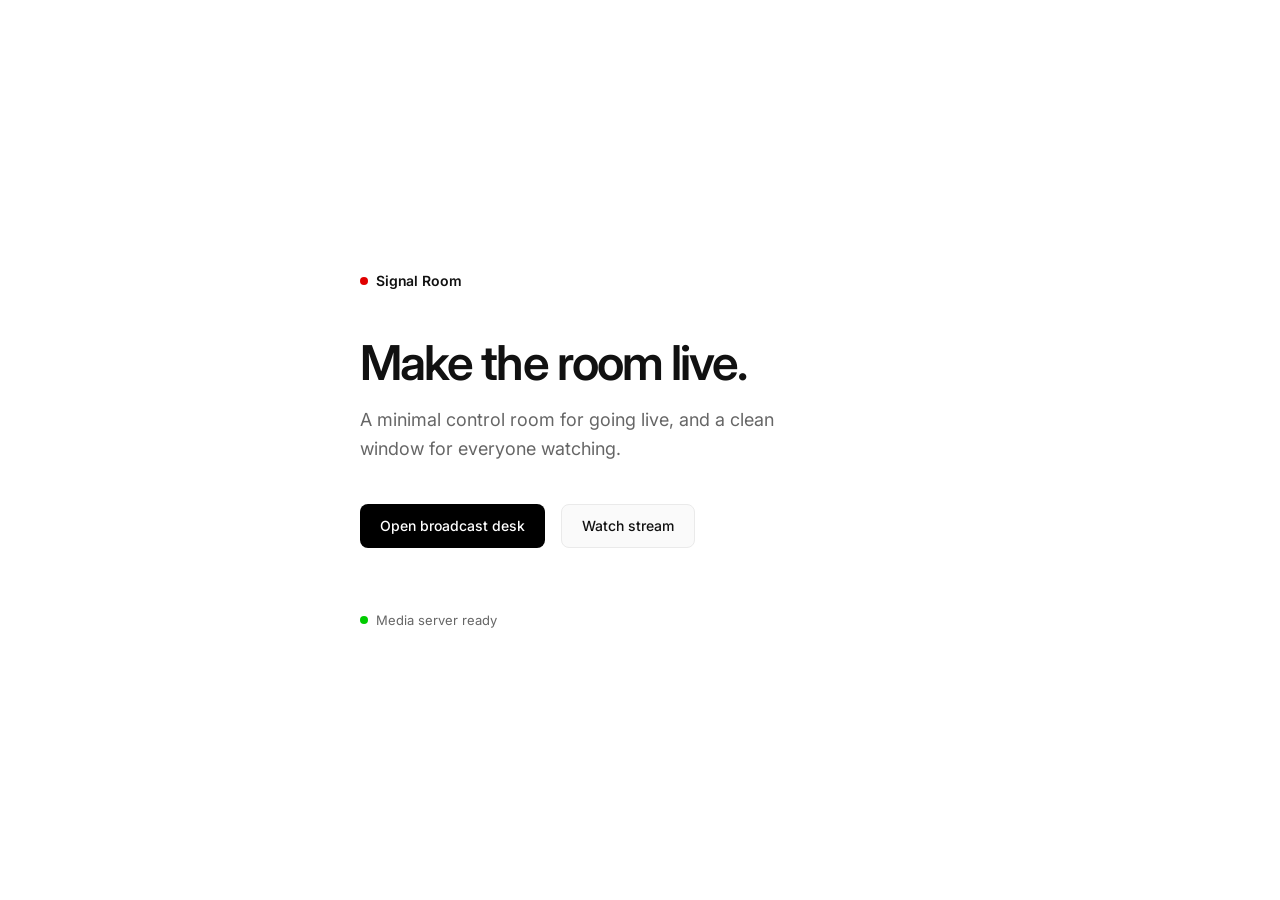
<file: index.html>
<!doctype html>
<html lang="en">
<head>
  <meta charset="utf-8">
  <meta name="viewport" content="width=device-width, initial-scale=1">
  <title>Signal Room</title>
  <link rel="stylesheet" href="styles.css">
</head>
<body class="landing-page">
  <main class="landing-shell">
    <div class="brand-mark"><span></span> Signal Room</div>
    <section class="landing-copy">
      <h1>Make the room live.</h1>
      <p class="lede">A minimal control room for going live, and a clean window for everyone watching.</p>
      <div class="landing-actions">
        <a class="button button-primary" href="broadcast.html">Open broadcast desk</a>
        <a class="button button-quiet" href="view.html">Watch stream</a>
      </div>
    </section>
    <div class="landing-note"><span class="status-dot"></span> Media server ready</div>
  </main>
</body>
</html>
</file>
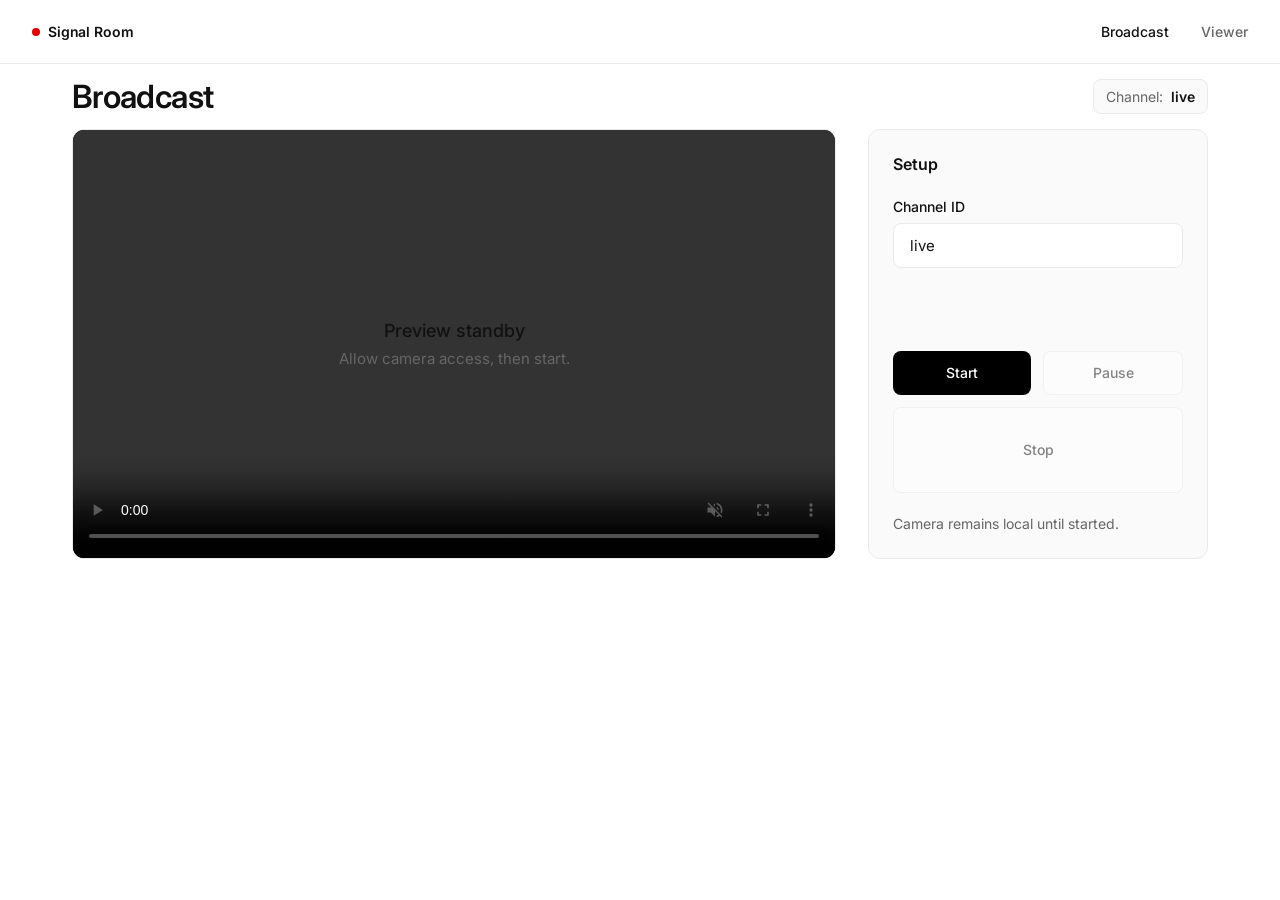
<file: broadcast.html>
<!doctype html>
<html lang="en">
<head>
  <meta charset="utf-8">
  <meta name="viewport" content="width=device-width, initial-scale=1">
  <title>Broadcast | Signal Room</title>
  <link rel="stylesheet" href="styles.css">
</head>
<body class="app">
  <header class="topbar">
    <a class="brand-mark" style="margin-bottom: 0;" href="index.html"><span></span> Signal Room</a>
    <nav><a class="active"  href="broadcast.html">Broadcast</a><a href="view.html" target="_blank">Viewer</a>
      <!-- <a class="nav-live" href="view.html">● Live</a> -->
    </nav>
  </header>
  <main class="app-main">
    <div class="app-heading">
      <h1>Broadcast</h1>
      <div class="channel-label">Channel: <strong id="channel-readout">live</strong></div>
    </div>
    <section class="broadcast-grid">
      <div class="stage" id="broadcast-stage">
        <video id="preview" autoplay muted playsinline controls></video>
        <div class="stage-empty" id="stage-empty"><div class="stage-empty-inner"><h2>Preview standby</h2><p>Allow camera access, then start.</p></div></div>
      </div>
      <aside class="control-panel">
        <h2 class="panel-title">Setup</h2>
        <label class="input-label" for="channel">Channel ID</label>
        <input class="text-input" id="channel" value="live" maxlength="40" autocomplete="off">
        <div class="panel-spacer"></div>
        <div class="control-row"><button class="control-button" id="start-button">Start</button><button class="control-button secondary" id="pause-button" disabled>Pause</button></div>
        <button class="control-button secondary" id="stop-button" disabled style="margin-top:12px">Stop</button>
        <p class="helper" id="broadcast-status">Camera remains local until started.</p>
      </aside>
    </section>
  </main>
  <script src="config.js"></script>
  <script src="app.js"></script>
  <script>SignalRoom.initBroadcast();</script>
</body>
</html>
</file>
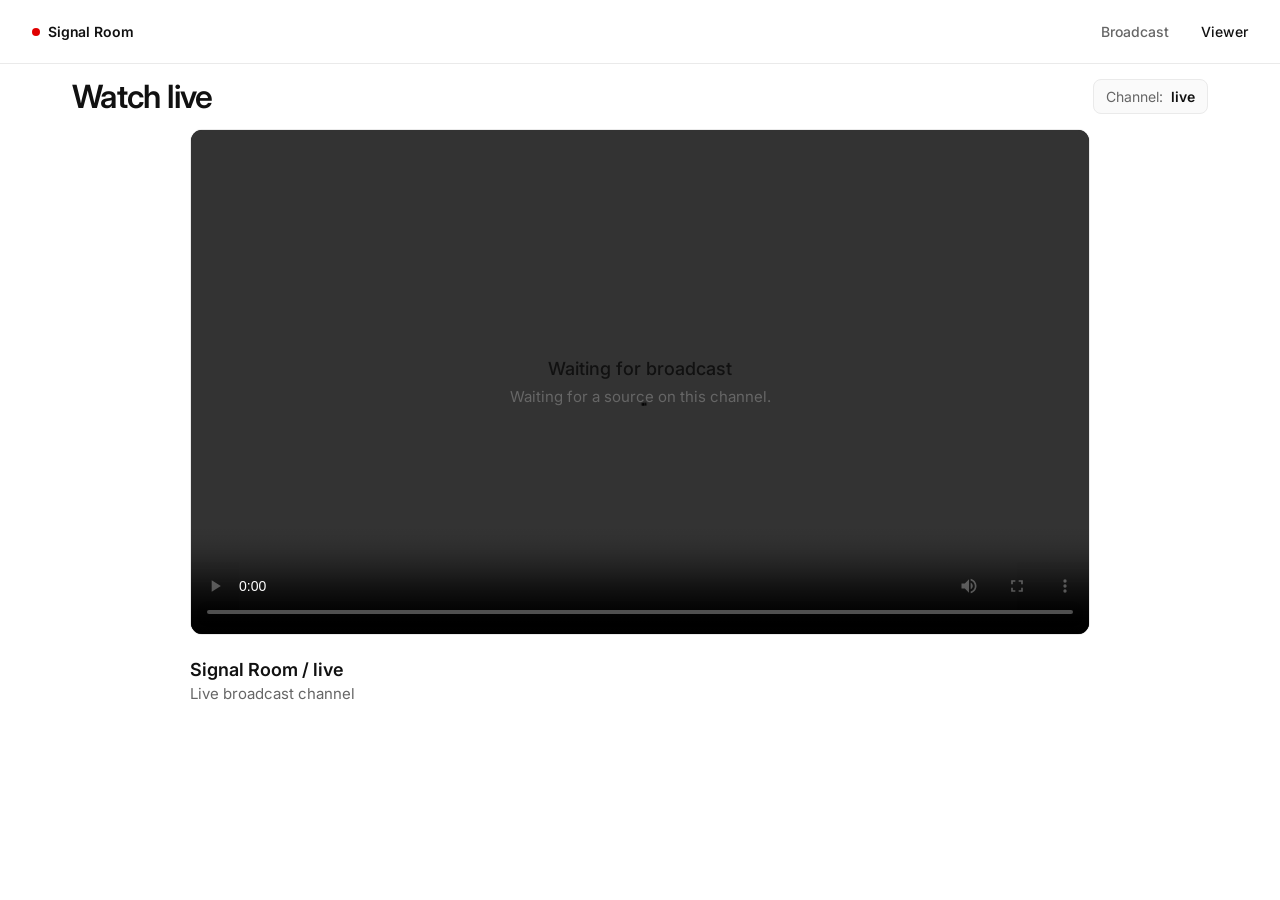
<file: view.html>
<!doctype html>
<html lang="en">
<head>
  <meta charset="utf-8">
  <meta name="viewport" content="width=device-width, initial-scale=1">
  <title>Watch | Signal Room</title>
  <link rel="stylesheet" href="styles.css">
</head>
<body class="app">
  <header class="topbar">
    <a class="brand-mark" style="margin-bottom: 0;" href="index.html"><span></span> Signal Room</a>
    <nav><a href="broadcast.html">Broadcast</a><a class="active" href="view.html">Viewer</a>
    </nav>
  </header>
  <main class="app-main">
    <div class="app-heading">
      <h1>Watch live</h1>
      <div class="channel-label">Channel: <strong id="viewer-channel">live</strong></div>
    </div>
    <section class="viewer-layout">
      <div>
        <div class="viewer-stage">
          <video class="viewer-video" id="viewer-video" autoplay playsinline controls></video>
          <div class="stage-empty" id="viewer-empty"><div class="stage-empty-inner"><h2>Waiting for broadcast</h2><p id="viewer-status">Connecting to channel.</p></div></div>
        </div>
        <div class="viewer-info"><div><h2>Signal Room</h2><p>Live broadcast channel</p></div></div>
      </div>
    </section>
  </main>
  <script src="config.js"></script>
  <script src="app.js"></script>
  <script>SignalRoom.initViewer();</script>
</body>
</html>
</file>
<file: styles.css>
@import url('https://fonts.googleapis.com/css2?family=Inter:wght@400;500;600&display=swap');

:root { 
  --bg: #ffffff; 
  --surface: #fafafa; 
  --surface-hover: #f3f3f3;
  --text: #111111; 
  --muted: #666666; 
  --faint: #aaaaaa; 
  --line: #eaeaea; 
  --accent: #000000; 
  --red: #e00000; 
  --radius: 12px;
}

@media (prefers-color-scheme: dark) {
  :root {
    --bg: #000000; 
    --surface: #0a0a0a; 
    --surface-hover: #141414;
    --text: #ffffff; 
    --muted: #888888; 
    --faint: #444444; 
    --line: #222222; 
    --accent: #ffffff; 
    --red: #ff4444; 
  }
}

* { box-sizing:border-box; }
[hidden] { display: none !important; }
html, body { margin:0; min-height:100%; }
body { background:var(--bg); color:var(--text); font-family: 'Inter', -apple-system, BlinkMacSystemFont, "Segoe UI", Roboto, sans-serif; -webkit-font-smoothing: antialiased; }
a { color:inherit; text-decoration:none; }
button, input { font:inherit; }
button { border:0; cursor:pointer; }

/* Landing Page */
.landing-page { min-height:100vh; display: flex; align-items: center; justify-content: center; }
.landing-shell { width: 100%; max-width: 640px; padding: 40px; }
.brand-mark { font-weight: 600; font-size: 14px; margin-bottom: 48px; display: flex; align-items: center; gap: 8px; letter-spacing: -0.01em; }
.brand-mark span { display: block; width: 8px; height: 8px; border-radius: 50%; background: var(--red); }
h1 { margin:0 0 16px; font-size: 48px; font-weight: 600; letter-spacing: -0.04em; line-height: 1.1; }
.lede { margin:0 0 40px; color:var(--muted); font-size: 18px; line-height: 1.6; max-width: 480px; }
.landing-actions { display:flex; gap:16px; }
.button { height: 44px; padding:0 20px; display:inline-flex; align-items:center; gap:8px; border-radius: 8px; font-weight:500; font-size:14px; transition: all 0.2s ease; }
.button-primary { background:var(--accent); color:var(--bg); }
.button-primary:hover { opacity: 0.8; transform: translateY(-1px); }
.button-quiet { background: var(--surface); color: var(--text); border: 1px solid var(--line); }
.button-quiet:hover { background: var(--surface-hover); }
.landing-note { margin-top: 64px; font-size: 13px; color:var(--muted); display: flex; align-items: center; gap: 8px; }
.status-dot { display:inline-block; width:8px; height:8px; border-radius:50%; background: #00cc00; }

/* App Layout */
.topbar { height:64px; border-bottom:1px solid var(--line); display:flex; align-items:center; justify-content:space-between; padding:0 32px; background: var(--bg); position: sticky; top: 0; z-index: 10; }
.topbar nav { display:flex; align-items:center; gap:32px; font-size: 14px; font-weight: 500; color:var(--muted); }
.topbar nav a { transition: color 0.2s; }
.topbar nav a.active, .topbar nav a:hover { color:var(--text); }
.nav-live { color:var(--red) !important; }

.app-main { max-width: 1200px; margin:0 auto; padding:15px 32px; }
.app-heading { margin-bottom:15px; display: flex; justify-content: space-between; align-items: flex-end; }
.app-heading h1 { font-size: 32px; margin: 0; font-weight: 600; letter-spacing: -0.02em; }
.channel-label { font-size: 14px; color:var(--muted); background: var(--surface); padding: 8px 12px; border-radius: 8px; border: 1px solid var(--line); }
.channel-label strong { color:var(--text); font-weight:600; margin-left: 4px; }

.broadcast-grid { display:grid; grid-template-columns: 1fr 340px; gap:32px; }
.viewer-layout { max-width: 900px; margin: 0 auto; }

/* Stage */
.stage, .viewer-stage { background:var(--surface); border-radius: var(--radius); overflow:hidden; position:relative; aspect-ratio: 16/9; border: 1px solid var(--line); }
.stage video, .viewer-video { width:100%; height:100%; object-fit:cover; display:block; background: #000; }
.stage-empty { position:absolute; inset:0; display:flex; align-items:center; justify-content:center; text-align:center; padding:24px; }
.stage-empty h2 { margin:0 0 8px; font-size:18px; font-weight:500; color: var(--text); }
.stage-empty p { margin:0; color:var(--muted); font-size: 15px; }


/* Control Panel */
.control-panel { background:var(--surface); border-radius: var(--radius); border:1px solid var(--line); padding:24px; display:flex; flex-direction:column; }
.panel-title { margin:0 0 24px; font-size:16px; font-weight:600; }
.input-label { display:block; font-size: 14px; font-weight: 500; margin:0 0 8px; color: var(--text); }
.text-input { width:100%; padding:12px 16px; font-size: 15px; background:var(--bg); border:1px solid var(--line); border-radius: 8px; outline:none; color: var(--text); transition: border-color 0.2s; }
.text-input:focus { border-color:var(--muted); }
.panel-spacer { flex:1; min-height: 32px; }

.control-row { display:flex; gap:12px; }
.control-button { height: 44px; flex:1; background:var(--accent); color:var(--bg); border-radius: 8px; font-weight:500; font-size:14px; transition: all 0.2s ease; }
.control-button:hover { opacity: 0.9; }
.control-button.secondary { background:var(--bg); border:1px solid var(--line); color:var(--text); }
.control-button.secondary:hover { background: var(--surface-hover); }
.control-button:disabled { opacity:0.5; cursor:not-allowed; }

.helper { margin:20px 0 0; color:var(--muted); font-size: 14px; line-height: 1.5; }

/* Viewer specific */
.viewer-info { padding: 24px 0; display:flex; justify-content:space-between; align-items: flex-start; gap:20px; }
.viewer-info h2 { margin:0 0 4px; font-size:18px; font-weight:600; }
.viewer-info p { margin:0; color:var(--muted); font-size: 15px; }

.viewer-footer { margin-top:48px; color:var(--muted); font-size: 14px; text-align: center; }

@media (max-width:768px) {
  .broadcast-grid { grid-template-columns:1fr; }
  .topbar { padding: 0 20px; }
  .topbar nav { gap: 20px; }
  .topbar nav a:not(.nav-live) { display: none; }
  .app-main { padding: 32px 20px; }
  .app-heading { flex-direction: column; align-items: flex-start; gap: 16px; }
  .landing-shell { padding: 24px; }
  h1 { font-size: 36px; }
}
</file>
